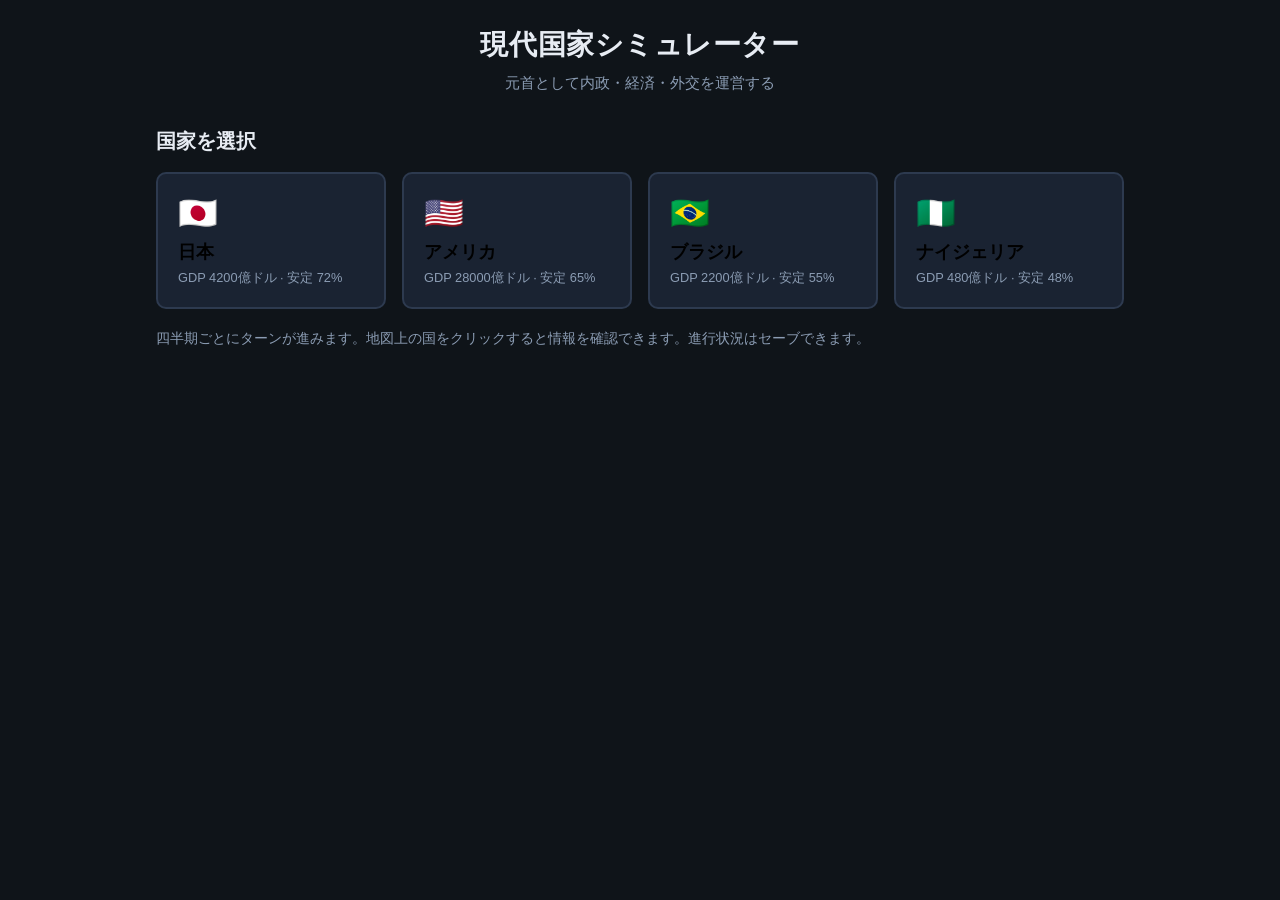
<file: index.html>
<!DOCTYPE html>
<html lang="ja">
<head>
  <meta charset="UTF-8">
  <meta name="viewport" content="width=device-width, initial-scale=1.0">
  <title>現代国家シミュレーター</title>
  <link rel="stylesheet" href="css/style.css">
</head>
<body>
  <div id="app">
    <header>
      <h1>現代国家シミュレーター</h1>
      <p class="subtitle">元首として内政・経済・外交を運営する</p>
    </header>

    <section id="screen-start" class="screen active">
      <div id="save-slots-start" class="save-section hidden"></div>
      <h2>国家を選択</h2>
      <div id="country-select" class="country-grid"></div>
      <p class="hint">四半期ごとにターンが進みます。地図上の国をクリックすると情報を確認できます。進行状況はセーブできます。</p>
    </section>

    <section id="screen-game" class="screen">
      <div class="top-bar">
        <div class="nation-info">
          <span id="player-flag" class="flag"></span>
          <strong id="player-name"></strong>
          <span id="turn-label" class="turn"></span>
        </div>
        <div class="top-actions">
          <button type="button" id="btn-save" class="btn">セーブ</button>
          <button type="button" id="btn-next-turn" class="btn primary">次の四半期へ</button>
        </div>
      </div>

      <article class="panel map-panel">
        <h3>世界地図</h3>
        <p class="panel-desc">ヴィクトリア3風の世界地図。国名をクリックして外交・貿易を確認。自国は金色、緑の点線は貿易ルートです。</p>
        <div class="map-wrap">
          <svg id="world-map" class="world-map" viewBox="0 0 360 180" role="img" aria-label="世界地図"></svg>
          <div id="map-tooltip" class="map-tooltip hidden"></div>
        </div>
        <div id="map-detail" class="map-detail"></div>
      </article>

      <div class="stats-grid" id="stats-grid"></div>

      <div class="panels">
        <article class="panel">
          <h3>内政・経済</h3>
          <div class="policy-row">
            <label>税率 <span id="tax-value"></span>%</label>
            <input type="range" id="tax-rate" min="5" max="45" step="1">
          </div>
          <div class="actions">
            <button type="button" class="btn" data-action="invest-industry">産業投資 (−50億)</button>
            <button type="button" class="btn" data-action="invest-welfare">福祉投資 (−40億)</button>
            <button type="button" class="btn" data-action="invest-infra">インフラ投資 (−35億)</button>
          </div>
        </article>

        <article class="panel">
          <h3>国際貿易</h3>
          <p class="panel-desc">貿易協定で輸出収入が増加します。日本↔アメリカは「太平洋貿易」としてボーナスあり（関係55から開始）。</p>
          <div id="trade-list" class="trade-list"></div>
        </article>

        <article class="panel">
          <h3>外交</h3>
          <div id="diplomacy-list" class="diplomacy-list"></div>
        </article>
      </div>

      <article class="panel log-panel">
        <h3>ニュース</h3>
        <ul id="event-log" class="event-log"></ul>
      </article>

      <div class="bottom-actions">
        <button type="button" id="btn-restart" class="btn ghost">ゲームをやり直す</button>
      </div>
    </section>

    <dialog id="save-dialog" class="save-dialog">
      <form method="dialog">
        <h3>セーブ / ロード</h3>
        <div id="save-slots-dialog" class="save-slots"></div>
        <div class="dialog-actions">
          <button type="button" id="btn-save-cancel" class="btn">閉じる</button>
        </div>
      </form>
    </dialog>

    <section id="screen-end" class="screen">
      <h2 id="end-title"></h2>
      <p id="end-message"></p>
      <button type="button" id="btn-play-again" class="btn primary">もう一度</button>
    </section>
  </div>

  <script src="js/world-map.js"></script>
  <script src="js/game.js"></script>
</body>
</html>
</file>
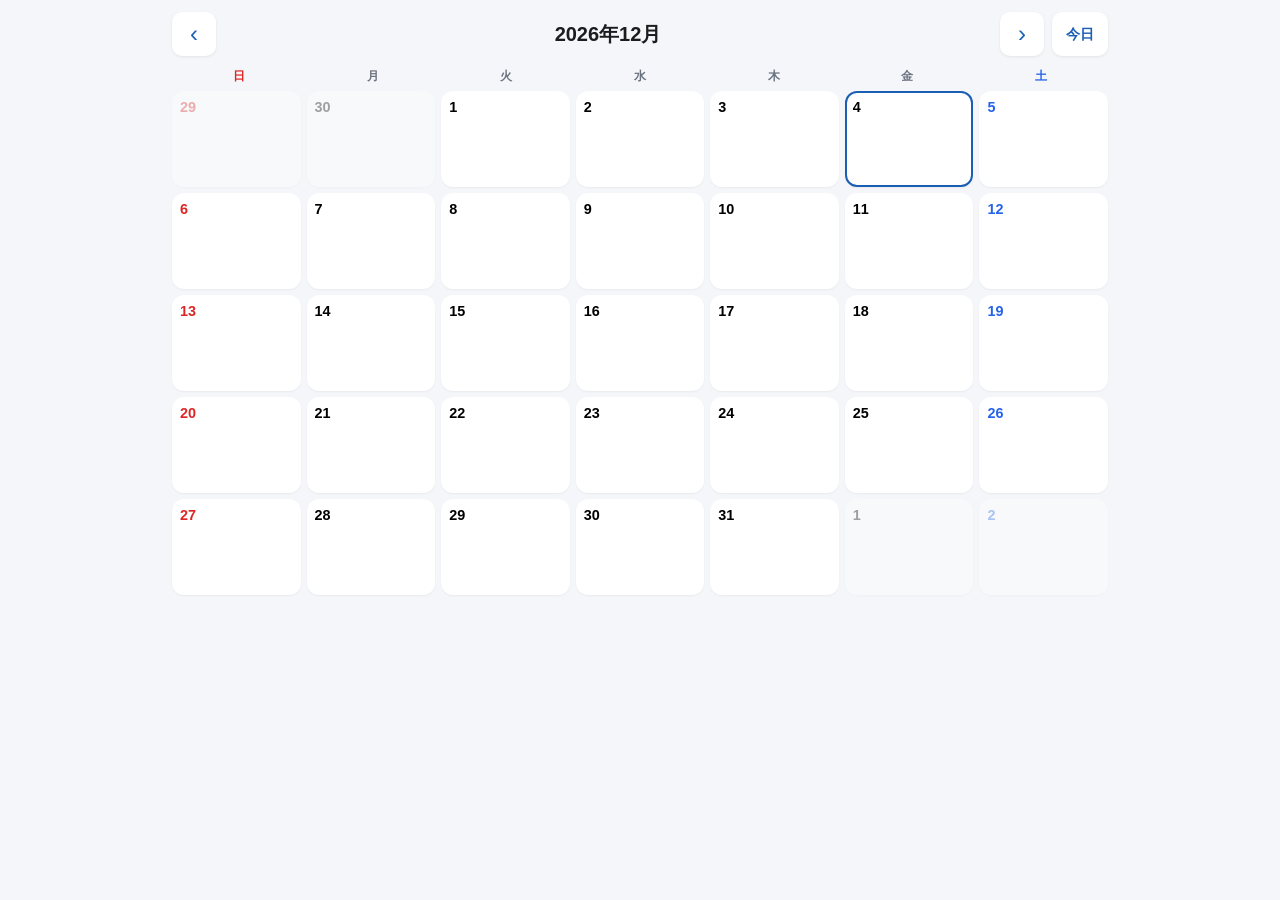
<file: calendar/index.html>
<!DOCTYPE html>
<html lang="ja">
<head>
  <meta charset="UTF-8" />
  <meta name="viewport" content="width=device-width, initial-scale=1, viewport-fit=cover" />
  <meta name="apple-mobile-web-app-capable" content="yes" />
  <meta name="apple-mobile-web-app-status-bar-style" content="default" />
  <meta name="apple-mobile-web-app-title" content="予定" />
  <meta name="theme-color" content="#1a5fb4" />
  <title>予定カレンダー</title>
  <link rel="manifest" href="manifest.json" />
  <link rel="apple-touch-icon" href="icon.svg" />
  <link rel="stylesheet" href="styles.css" />
</head>
<body>
  <div class="app">
    <header class="header">
      <button type="button" class="nav-btn" id="prevMonth" aria-label="前の月">‹</button>
      <h1 class="month-title" id="monthTitle"></h1>
      <button type="button" class="nav-btn" id="nextMonth" aria-label="次の月">›</button>
      <button type="button" class="today-btn" id="todayBtn">今日</button>
    </header>

    <div class="layout">
      <div class="calendar-pane">
        <div class="weekdays" aria-hidden="true">
          <span>日</span><span>月</span><span>火</span><span>水</span><span>木</span><span>金</span><span>土</span>
        </div>
        <div class="grid" id="calendarGrid" role="grid" aria-label="月間カレンダー"></div>
      </div>

      <section class="day-panel" id="dayPanel" hidden>
        <div class="day-panel-head">
          <h2 id="selectedDateLabel"></h2>
          <button type="button" class="text-btn" id="closePanel">閉じる</button>
        </div>
        <ul class="event-list" id="eventList"></ul>
        <form class="event-form" id="eventForm">
          <label class="field">
            <span>予定</span>
            <input type="text" id="eventTitle" placeholder="例：病院、会議" required maxlength="80" autocomplete="off" />
          </label>
          <label class="field">
            <span>時刻（任意）</span>
            <input type="time" id="eventTime" />
          </label>
          <label class="field">
            <span>色</span>
            <div class="color-row" id="colorPicker"></div>
          </label>
          <button type="submit" class="primary-btn">追加</button>
        </form>
      </section>
    </div>

    <p class="hint" id="hintMsg">日付をタップして予定を追加できます</p>
  </div>

  <script src="app.js"></script>
</body>
</html>
</file>
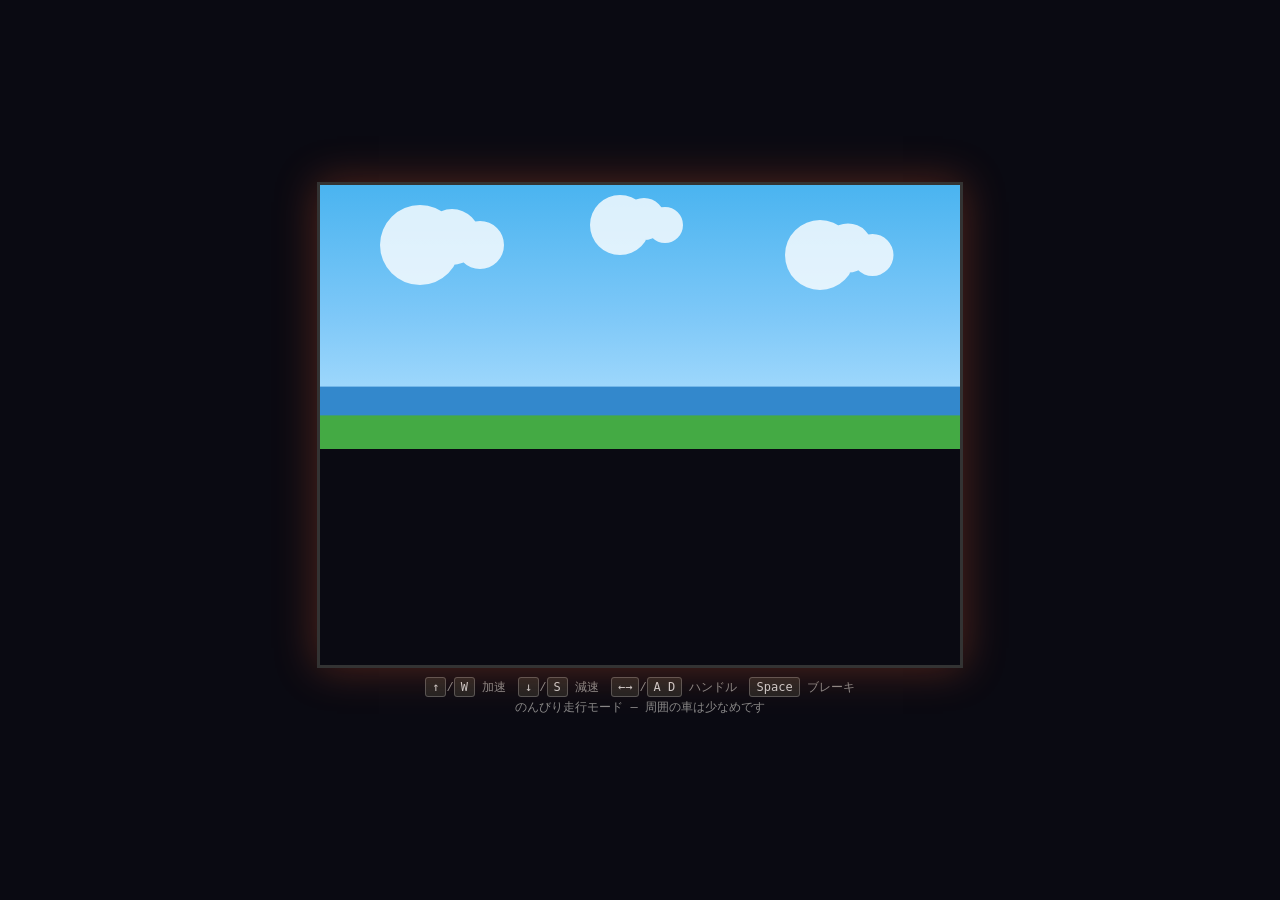
<file: outrun/index.html>
<!DOCTYPE html>
<html lang="ja">
<head>
  <meta charset="UTF-8">
  <meta name="viewport" content="width=device-width, initial-scale=1.0">
  <title>Sunset Drive — OutRun風レトロレース</title>
  <style>
    * { margin: 0; padding: 0; box-sizing: border-box; }
    body {
      background: #0a0a12;
      display: flex;
      flex-direction: column;
      align-items: center;
      justify-content: center;
      min-height: 100vh;
      font-family: "Courier New", monospace;
      color: #fff;
      overflow: hidden;
    }
    #wrap { position: relative; }
    canvas {
      display: block;
      image-rendering: pixelated;
      image-rendering: crisp-edges;
      border: 3px solid #333;
      box-shadow: 0 0 40px rgba(255,100,50,0.3);
      cursor: crosshair;
    }
    #help {
      margin-top: 10px;
      font-size: 12px;
      color: #888;
      text-align: center;
      line-height: 1.6;
    }
    #help kbd {
      background: #222;
      border: 1px solid #555;
      padding: 2px 6px;
      border-radius: 3px;
      color: #ccc;
    }
  </style>
</head>
<body>
  <div id="wrap">
    <canvas id="game" width="640" height="480"></canvas>
  </div>
  <div id="help">
    <kbd>↑</kbd>/<kbd>W</kbd> 加速　<kbd>↓</kbd>/<kbd>S</kbd> 減速　<kbd>←→</kbd>/<kbd>A D</kbd> ハンドル　<kbd>Space</kbd> ブレーキ<br>
    のんびり走行モード — 周囲の車は少なめです
  </div>

  <script>
    const canvas = document.getElementById("game");
    const ctx = canvas.getContext("2d");
    const W = canvas.width;
    const H = canvas.height;

    // ── constants ──────────────────────────────────────────
    const FPS = 60;
    const STEP = 1 / FPS;
    const SEG_LEN = 200;
    const ROAD_W = 2000;
    const LANES = 3;
    const FIELD = 12000;
    const CAM_H = 1000;
    const CAM_DEPTH = 0.84;
    const DRAW_DIST = 300;
    const MAX_SPEED = 6000;       // slow leisurely (~80 kph display)
    const ACCEL = 1200;
    const BRAKE = 3000;
    const DECEL = 400;
    const OFF_ROAD_DECEL = 2500;
    const OFF_ROAD_LIMIT = 3000;
    const CENTRIFUGAL = 0.0004;

    const COLORS = {
      sky: ["#4ab4f0", "#7ec8f8", "#b8e4ff"],
      grass: ["#2d8a2d", "#3aaa3a"],
      rumble: ["#cc3333", "#ffffff"],
      road: ["#666666", "#5a5a5a"],
      lane: "#ffffff",
    };

    // ── input ──────────────────────────────────────────────
    const keys = {};
    window.addEventListener("keydown", e => { keys[e.code] = true; e.preventDefault(); });
    window.addEventListener("keyup", e => { keys[e.code] = false; });

    // ── road segments ──────────────────────────────────────
    function easeIn(a, b, t) { return a + (b - a) * t * t; }
    function easeOut(a, b, t) { return a + (b - a) * (1 - (1 - t) * (1 - t)); }
    function easeInOut(a, b, t) {
      const p = t < 0.5 ? 2 * t * t : 1 - Math.pow(-2 * t + 2, 2) / 2;
      return a + (b - a) * p;
    }

    function addSegment(curve, y) {
      const n = segments.length;
      segments.push({ index: n, curve: curve || 0, y: y || 0, sprites: [] });
    }

    function addRoad(enter, hold, leave, curve, y) {
      const start = segments.length;
      const end = start + enter + hold + leave;
      for (let i = start; i < end; i++) {
        let c = 0, h = 0;
        if (i < start + enter) {
          const t = (i - start) / enter;
          c = easeIn(0, curve, t);
          h = easeIn(0, y, t);
        } else if (i < start + enter + hold) {
          c = curve;
          h = y;
        } else {
          const t = (i - (start + enter + hold)) / leave;
          c = easeOut(curve, 0, t);
          h = easeOut(y, 0, t);
        }
        addSegment(c, h);
      }
    }

    function addStraight(n) { addRoad(n, n, n, 0, 0); }
    function addCurve(n, curve, y) { addRoad(n, n, n, curve, y || 0); }

    function resetRoad() {
      segments.length = 0;
      addStraight(80);
      addCurve(60, 2, 0);
      addStraight(50);
      addCurve(60, -2, 0);
      addStraight(80);
      addCurve(40, 3, 800);
      addStraight(60);
      addCurve(40, -3, -800);
      addStraight(100);
      addCurve(50, 1.5, 0);
      addStraight(120);
      addCurve(50, -1.5, 0);
      addStraight(200);

      // palm trees along road
      for (let n = 20; n < segments.length - 20; n += 6) {
        if (n % 12 === 0) {
          segments[n].sprites.push({ type: "palm", offset: -1.4 });
          segments[n].sprites.push({ type: "palm", offset: 1.4 });
        }
        if (n % 8 === 0) {
          segments[n].sprites.push({ type: "crowd", offset: -1.8 });
          segments[n].sprites.push({ type: "crowd", offset: 1.8 });
        }
      }

      trackLen = segments.length * SEG_LEN;
    }

    const segments = [];
    let trackLen = 0;
    resetRoad();

    // ── minimal traffic ────────────────────────────────────
    const traffic = [
      { offset: 0.3, speed: 3500, type: "car", color: "#4488cc", z: 8000 },
      { offset: -0.2, speed: 2800, type: "bike", color: "#ffcc00", z: 25000 },
    ];

    // ── player state ───────────────────────────────────────
    const player = {
      x: 0, z: 0, speed: 0,
      gear: 1,
    };

    let position = 0;
    let playerX = 0;
    let speed = 0;
    let chrono = 0;
    let record = 49.1;
    let stage = 1;
    let gameTime = 60;
    let startTime = performance.now();

    // ── projection ─────────────────────────────────────────
    function project(p, cameraX, cameraY, cameraZ, cameraDepth, width, height, roadW) {
      p.camera.x = (p.world.x || 0) - cameraX;
      p.camera.y = (p.world.y || 0) - cameraY;
      p.camera.z = (p.world.z || 0) - cameraZ;
      p.screen.scale = cameraDepth / p.camera.z;
      p.screen.x = Math.round(width / 2 + (p.screen.scale * p.camera.x * width / 2));
      p.screen.y = Math.round(height / 2 - (p.screen.scale * p.camera.y * height / 2));
      p.screen.w = Math.round((p.screen.scale * roadW * width / 2));
    }

    function resetSegment(seg) {
      seg.p1.world = { x: 0, y: seg.y, z: seg.index * SEG_LEN };
      seg.p2.world = { x: 0, y: seg.y, z: (seg.index + 1) * SEG_LEN };
      seg.p1.camera = {}; seg.p1.screen = {};
      seg.p2.camera = {}; seg.p2.screen = {};
    }

    // ── drawing helpers ────────────────────────────────────
    function drawPolygon(x1, y1, x2, y2, x3, y3, x4, y4, color) {
      ctx.fillStyle = color;
      ctx.beginPath();
      ctx.moveTo(x1, y1); ctx.lineTo(x2, y2);
      ctx.lineTo(x3, y3); ctx.lineTo(x4, y4);
      ctx.closePath();
      ctx.fill();
    }

    function drawSegment(seg, colorGrass, colorRoad, colorRumble) {
      const x1 = seg.p1.screen.x, y1 = seg.p1.screen.y;
      const x2 = seg.p2.screen.x, y2 = seg.p2.screen.y;
      const w1 = seg.p1.screen.w, w2 = seg.p2.screen.w;

      const l1 = x1 - w1, r1 = x1 + w1;
      const l2 = x2 - w2, r2 = x2 + w2;

      // grass
      drawPolygon(0, y2, W, y2, W, y1, 0, y1, colorGrass);
      // rumble
      drawPolygon(l1 - w1 * 0.1, y1, l1, y1, l2, y2, l2 - w2 * 0.1, y2, colorRumble);
      drawPolygon(r1, y1, r1 + w1 * 0.1, y1, r2 + w2 * 0.1, y2, r2, y2, colorRumble);
      // road
      drawPolygon(l1, y1, r1, y1, r2, y2, l2, y2, colorRoad);
      // lane
      if (seg.color === undefined || seg.color === 1) {
        const laneW1 = w1 * 0.02, laneW2 = w2 * 0.02;
        const lanex1 = x1 - w1 / 3, lanex2 = x2 - w2 / 3;
        drawPolygon(lanex1 - laneW1, y1, lanex1 + laneW1, y1, lanex2 + laneW2, y2, lanex2 - laneW2, y2, COLORS.lane);
        const lanex1b = x1 + w1 / 3, lanex2b = x2 + w2 / 3;
        drawPolygon(lanex1b - laneW1, y1, lanex1b + laneW1, y1, lanex2b + laneW2, y2, lanex2b - laneW2, y2, COLORS.lane);
      }
    }

    function drawPalm(x, y, scale) {
      const s = scale * W;
      if (s < 4) return;
      // trunk
      ctx.fillStyle = "#8B5A2B";
      ctx.fillRect(x - s * 0.03, y - s * 0.5, s * 0.06, s * 0.5);
      // leaves
      ctx.fillStyle = "#2d8a2d";
      for (let i = 0; i < 6; i++) {
        const a = (i / 6) * Math.PI * 2;
        ctx.beginPath();
        ctx.ellipse(x + Math.cos(a) * s * 0.15, y - s * 0.5 + Math.sin(a) * s * 0.05,
          s * 0.2, s * 0.06, a, 0, Math.PI * 2);
        ctx.fill();
      }
    }

    function drawCrowd(x, y, scale) {
      const s = scale * W;
      if (s < 3) return;
      const colors = ["#ff4444", "#44ff44", "#4444ff", "#ffff44", "#ff44ff", "#ffffff"];
      for (let i = 0; i < 8; i++) {
        ctx.fillStyle = colors[i % colors.length];
        const px = x + (i - 4) * s * 0.06;
        ctx.fillRect(px, y - s * 0.12, s * 0.04, s * 0.12);
        ctx.fillStyle = "#ffcc99";
        ctx.fillRect(px, y - s * 0.16, s * 0.04, s * 0.04);
      }
    }

    function drawTrafficSprite(x, y, scale, type, color) {
      const s = scale * W;
      if (s < 6) return;
      if (type === "bike") {
        ctx.fillStyle = color;
        ctx.fillRect(x - s * 0.04, y - s * 0.2, s * 0.08, s * 0.15);
        ctx.fillStyle = "#333";
        ctx.beginPath();
        ctx.arc(x - s * 0.05, y - s * 0.05, s * 0.05, 0, Math.PI * 2);
        ctx.arc(x + s * 0.05, y - s * 0.05, s * 0.05, 0, Math.PI * 2);
        ctx.fill();
      } else {
        ctx.fillStyle = color;
        ctx.fillRect(x - s * 0.1, y - s * 0.18, s * 0.2, s * 0.14);
        ctx.fillStyle = "#88ccff";
        ctx.fillRect(x - s * 0.08, y - s * 0.22, s * 0.16, s * 0.05);
        ctx.fillStyle = "#222";
        ctx.fillRect(x - s * 0.11, y - s * 0.06, s * 0.04, s * 0.04);
        ctx.fillRect(x + s * 0.07, y - s * 0.06, s * 0.04, s * 0.04);
      }
    }

    function drawPlayerCar() {
      const cx = W / 2;
      const cy = H - 90;
      const s = 1.0;

      // shadow
      ctx.fillStyle = "rgba(0,0,0,0.3)";
      ctx.beginPath();
      ctx.ellipse(cx, cy + 30, 55, 12, 0, 0, Math.PI * 2);
      ctx.fill();

      // body - red convertible
      ctx.fillStyle = "#cc2222";
      ctx.beginPath();
      ctx.moveTo(cx - 50, cy + 10);
      ctx.lineTo(cx - 45, cy - 20);
      ctx.lineTo(cx - 20, cy - 35);
      ctx.lineTo(cx + 20, cy - 35);
      ctx.lineTo(cx + 45, cy - 20);
      ctx.lineTo(cx + 50, cy + 10);
      ctx.closePath();
      ctx.fill();

      // windshield
      ctx.fillStyle = "#6699cc";
      ctx.fillRect(cx - 18, cy - 32, 36, 14);

      // driver heads
      ctx.fillStyle = "#ffcc99";
      ctx.fillRect(cx - 12, cy - 28, 10, 10);
      ctx.fillStyle = "#ffdd55";
      ctx.fillRect(cx + 4, cy - 28, 10, 10);

      // wheels
      ctx.fillStyle = "#222";
      ctx.fillRect(cx - 48, cy + 2, 14, 10);
      ctx.fillRect(cx + 34, cy + 2, 14, 10);

      // exhaust flame when accelerating
      if (keys["ArrowUp"] || keys["KeyW"]) {
        ctx.fillStyle = "#ff8800";
        ctx.beginPath();
        ctx.moveTo(cx, cy + 12);
        ctx.lineTo(cx - 6, cy + 28);
        ctx.lineTo(cx + 6, cy + 28);
        ctx.closePath();
        ctx.fill();
        ctx.fillStyle = "#ffcc00";
        ctx.beginPath();
        ctx.moveTo(cx, cy + 12);
        ctx.lineTo(cx - 3, cy + 22);
        ctx.lineTo(cx + 3, cy + 22);
        ctx.closePath();
        ctx.fill();
      }
    }

    // ── HUD ────────────────────────────────────────────────
    function drawHUD() {
      const kph = Math.round(speed / 75);
      const rpm = Math.min(10, Math.round(speed / 600));
      const gear = speed < 500 ? 1 : speed < 2000 ? 2 : speed < 4000 ? 3 : 4;
      const elapsed = (performance.now() - startTime) / 1000;
      const mins = Math.floor(elapsed / 60);
      const secs = Math.floor(elapsed % 60);
      const ms = Math.floor((elapsed % 1) * 1000);
      const timeLeft = Math.max(0, gameTime - Math.floor(elapsed));

      // top bar background
      ctx.fillStyle = "rgba(0,0,0,0.5)";
      ctx.fillRect(0, 0, W, 28);

      // POS
      ctx.fillStyle = "#fff";
      ctx.font = "bold 14px Courier New";
      ctx.textAlign = "left";
      ctx.fillText("POS 1 / 1", 10, 19);

      // TIME
      ctx.textAlign = "center";
      ctx.fillText(`TIME ${timeLeft}`, W / 2, 19);

      // CHRONO / RECORD
      ctx.textAlign = "right";
      ctx.font = "12px Courier New";
      ctx.fillText(`CHRONO ${String(mins).padStart(2,"0")}:${String(secs).padStart(2,"0")}:${String(ms).padStart(3,"0")}`, W - 10, 14);
      ctx.fillText(`RECORD 00:${String(Math.floor(record)).padStart(2,"0")}:${String(Math.floor((record%1)*1000)).padStart(3,"0")}`, W - 10, 26);

      // progress bar
      const prog = (position % trackLen) / trackLen;
      ctx.fillStyle = "#333";
      ctx.fillRect(60, 32, W - 120, 8);
      ctx.fillStyle = "#ff4444";
      ctx.fillRect(60, 32, (W - 120) * prog, 8);
      ctx.fillStyle = "#fff";
      ctx.font = "10px Courier New";
      ctx.textAlign = "left";
      ctx.fillText("S", 48, 40);
      ctx.textAlign = "right";
      ctx.fillText("G", W - 48, 40);
      // arrow on progress
      ctx.fillStyle = "#000";
      ctx.beginPath();
      ctx.moveTo(60 + (W - 120) * prog, 28);
      ctx.lineTo(60 + (W - 120) * prog - 4, 34);
      ctx.lineTo(60 + (W - 120) * prog + 4, 34);
      ctx.closePath();
      ctx.fill();

      // dashboard area
      ctx.fillStyle = "rgba(0,0,0,0.6)";
      ctx.fillRect(0, H - 70, W, 70);

      // speedometer
      drawGauge(80, H - 35, 50, kph, 340, "KPH");
      drawGauge(180, H - 35, 40, rpm, 10, "x1000", true);
      drawGauge(260, H - 35, 30, 80, 120, "TEMP");

      // gear
      ctx.fillStyle = "#0f0";
      ctx.font = "bold 28px Courier New";
      ctx.textAlign = "center";
      ctx.fillText(String(gear), 330, H - 25);

      // stage + bars
      ctx.fillStyle = "#fff";
      ctx.font = "bold 14px Courier New";
      ctx.textAlign = "right";
      ctx.fillText(`STAGE ${stage}`, W - 20, H - 50);
      for (let i = 0; i < 4; i++) {
        ctx.fillStyle = i < 3 ? "#44cc44" : "#226622";
        ctx.fillRect(W - 100 + i * 22, H - 35, 18, 20);
      }
    }

    function drawGauge(cx, cy, r, value, max, label, isRpm) {
      ctx.strokeStyle = "#888";
      ctx.lineWidth = 2;
      ctx.beginPath();
      ctx.arc(cx, cy, r, Math.PI * 0.75, Math.PI * 2.25);
      ctx.stroke();

      const angle = Math.PI * 0.75 + (Math.min(value, max) / max) * Math.PI * 1.5;
      ctx.strokeStyle = isRpm ? "#ff4444" : "#44ff44";
      ctx.lineWidth = 2;
      ctx.beginPath();
      ctx.moveTo(cx, cy);
      ctx.lineTo(cx + Math.cos(angle) * (r - 5), cy + Math.sin(angle) * (r - 5));
      ctx.stroke();

      ctx.fillStyle = "#fff";
      ctx.font = "9px Courier New";
      ctx.textAlign = "center";
      ctx.fillText(label, cx, cy + r + 12);
      if (!isRpm && label === "KPH") {
        ctx.font = "bold 11px Courier New";
        ctx.fillText(String(value), cx, cy + 4);
      }
    }

    // ── sky & background ───────────────────────────────────
    function drawBackground() {
      const grad = ctx.createLinearGradient(0, 0, 0, H * 0.55);
      grad.addColorStop(0, COLORS.sky[0]);
      grad.addColorStop(0.5, COLORS.sky[1]);
      grad.addColorStop(1, COLORS.sky[2]);
      ctx.fillStyle = grad;
      ctx.fillRect(0, 0, W, H * 0.55);

      // clouds
      ctx.fillStyle = "rgba(255,255,255,0.8)";
      [[100, 60, 40], [300, 40, 30], [500, 70, 35]].forEach(([x, y, s]) => {
        ctx.beginPath();
        ctx.arc(x, y, s, 0, Math.PI * 2);
        ctx.arc(x + s * 0.8, y - s * 0.2, s * 0.7, 0, Math.PI * 2);
        ctx.arc(x + s * 1.5, y, s * 0.6, 0, Math.PI * 2);
        ctx.fill();
      });

      // ocean horizon
      ctx.fillStyle = "#3388cc";
      ctx.fillRect(0, H * 0.42, W, H * 0.08);
      ctx.fillStyle = "#44aa44";
      ctx.fillRect(0, H * 0.48, W, H * 0.07);
    }

    // ── update ─────────────────────────────────────────────
    function update(dt) {
      const dx = dt * 4;
      const accel = keys["ArrowUp"] || keys["KeyW"];
      const brake = keys["ArrowDown"] || keys["KeyS"] || keys["Space"];
      const left = keys["ArrowLeft"] || keys["KeyA"];
      const right = keys["ArrowRight"] || keys["KeyD"];

      const playerSegment = segments[Math.floor(position / SEG_LEN) % segments.length];
      const speedPercent = speed / MAX_SPEED;
      const dx_curve = dx * speedPercent * playerSegment.curve * CENTRIFUGAL;

      playerX -= dx_curve;
      if (left) playerX -= dx * 2;
      if (right) playerX += dx * 2;

      if (accel) speed = Math.min(speed + ACCEL * dt, MAX_SPEED);
      else if (brake) speed = Math.max(speed - BRAKE * dt, 0);
      else speed = Math.max(speed - DECEL * dt, 0);

      const off = ROAD_W / 2 * 0.9;
      if (playerX < -off || playerX > off) {
        speed = Math.max(speed - OFF_ROAD_DECEL * dt, OFF_ROAD_LIMIT);
      }

      position = (position + speed * dt) % trackLen;

      // traffic moves
      traffic.forEach(t => {
        t.z += t.speed * dt;
        if (t.z > trackLen) t.z -= trackLen;
      });
    }

    function findSegment(z) {
      return segments[Math.floor(z / SEG_LEN) % segments.length];
    }

    function segmentX(segIdx) {
      let x = 0, dx = 0;
      for (let i = 0; i < segIdx; i++) {
        x += dx;
        dx += segments[i % segments.length].curve;
      }
      return x;
    }

    // ── render ─────────────────────────────────────────────
    function render() {
      drawBackground();

      const baseSeg = Math.floor(position / SEG_LEN);
      const camH = CAM_H + findSegment(position).y;
      let maxY = H;

      // precompute world positions for visible segments
      const visible = [];
      for (let n = 0; n < DRAW_DIST; n++) {
        const segIdx = (baseSeg + n) % segments.length;
        const seg = segments[segIdx];
        const looped = segIdx < baseSeg;
        const z = n * SEG_LEN;
        const worldZ = (seg.index + 1) * SEG_LEN;
        const worldX = segmentX(seg.index + 1);

        resetSegment(seg);
        seg.p1.world = { x: segmentX(seg.index), y: seg.y, z: seg.index * SEG_LEN };
        seg.p2.world = { x: worldX, y: seg.y, z: worldZ };
        seg.color = Math.floor(seg.index / 3) % 2;

        const camZ = position - (looped ? trackLen : 0);
        project(seg.p1, playerX * ROAD_W, camH, camZ, CAM_DEPTH, W, H, ROAD_W);
        project(seg.p2, playerX * ROAD_W, camH, camZ, CAM_DEPTH, W, H, ROAD_W);
        visible.push({ seg, segIdx, looped, camZ, n });
      }

      for (const v of visible) {
        const { seg } = v;
        if (seg.p1.camera.z <= CAM_DEPTH) continue;
        if (seg.p2.screen.y >= maxY) continue;
        drawSegment(seg, COLORS.grass[seg.color], COLORS.road[seg.color], COLORS.rumble[seg.color]);
        maxY = seg.p2.screen.y;
      }

      // sprites (back to front)
      for (let i = visible.length - 1; i >= 0; i--) {
        const { seg, camZ } = visible[i];
        const roadX = seg.p1.world.x;

        seg.sprites.forEach(sp => {
          const p = { world: { x: roadX + sp.offset * ROAD_W, y: seg.y, z: seg.index * SEG_LEN }, camera: {}, screen: {} };
          project(p, playerX * ROAD_W, camH, camZ, CAM_DEPTH, W, H, ROAD_W);
          if (p.camera.z <= CAM_DEPTH) return;
          if (sp.type === "palm") drawPalm(p.screen.x, p.screen.y, p.screen.scale);
          else if (sp.type === "crowd") drawCrowd(p.screen.x, p.screen.y, p.screen.scale);
        });

        traffic.forEach(t => {
          const tSeg = Math.floor(t.z / SEG_LEN) % segments.length;
          if (tSeg !== seg.index) return;
          const tx = segmentX(tSeg) + t.offset * ROAD_W * 0.5;
          const p = { world: { x: tx, y: 0, z: t.z }, camera: {}, screen: {} };
          project(p, playerX * ROAD_W, camH, camZ, CAM_DEPTH, W, H, ROAD_W);
          if (p.camera.z <= CAM_DEPTH) return;
          drawTrafficSprite(p.screen.x, p.screen.y, p.screen.scale, t.type, t.color);
        });
      }

      drawPlayerCar();
      drawHUD();
    }

    // ── game loop ──────────────────────────────────────────
    let last = performance.now();
    function frame(now) {
      const dt = Math.min((now - last) / 1000, 0.05);
      last = now;
      update(dt);
      render();
      requestAnimationFrame(frame);
    }
    requestAnimationFrame(frame);
  </script>
</body>
</html>
</file>
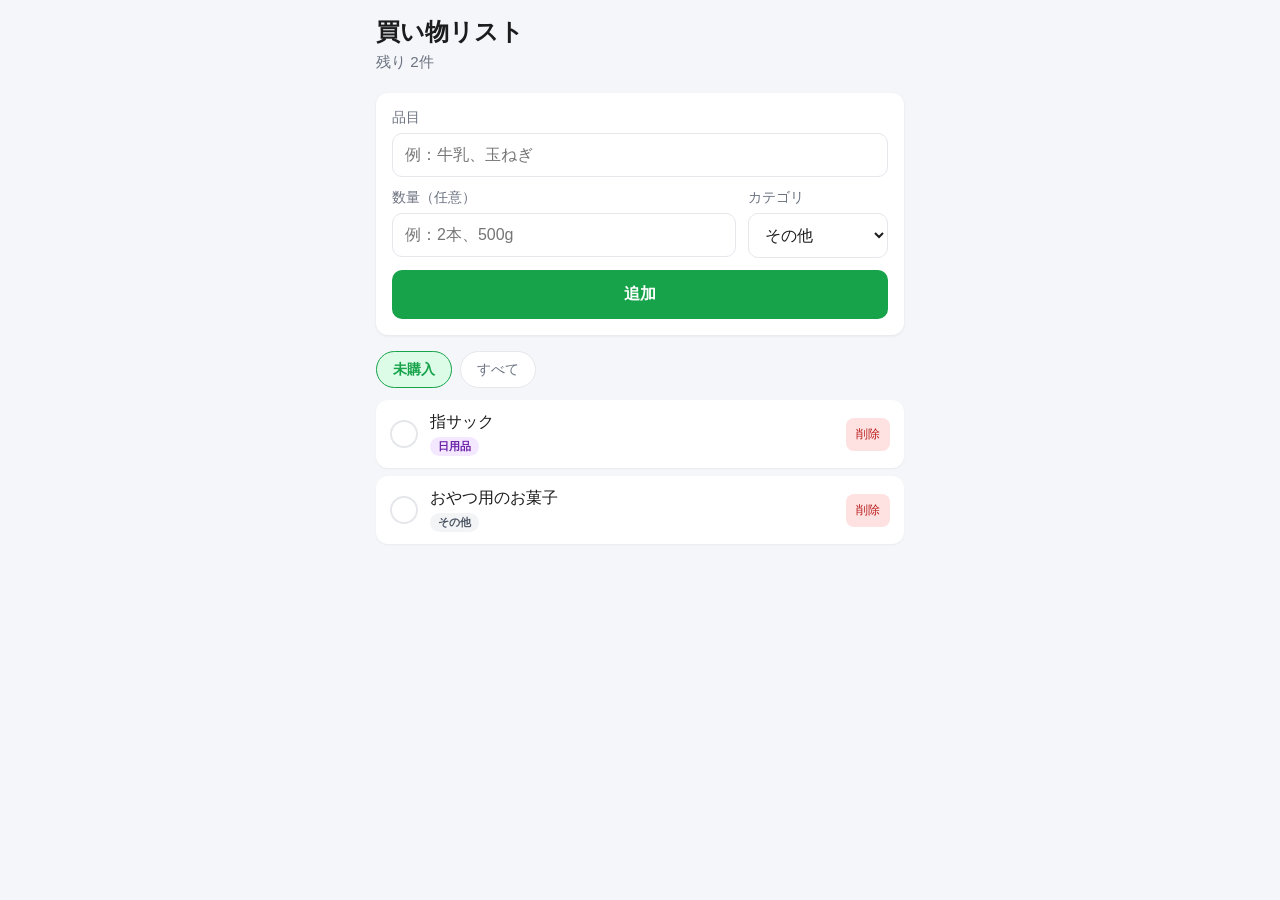
<file: shopping-list/index.html>
<!DOCTYPE html>
<html lang="ja">
<head>
  <meta charset="UTF-8" />
  <meta name="viewport" content="width=device-width, initial-scale=1, viewport-fit=cover" />
  <meta name="apple-mobile-web-app-capable" content="yes" />
  <meta name="apple-mobile-web-app-status-bar-style" content="default" />
  <meta name="theme-color" content="#16a34a" />
  <title>買い物リスト</title>
  <link rel="manifest" href="manifest.json" />
  <link rel="apple-touch-icon" href="icon.svg" />
  <link rel="stylesheet" href="styles.css" />
</head>
<body>
  <div class="app">
    <header class="header">
      <h1 class="title">買い物リスト</h1>
      <p class="subtitle" id="itemCount">0件</p>
    </header>

    <form class="add-form" id="addForm">
      <label class="field">
        <span>品目</span>
        <input type="text" id="itemName" placeholder="例：牛乳、玉ねぎ" required maxlength="60" autocomplete="off" />
      </label>
      <div class="form-row">
        <label class="field field-grow">
          <span>数量（任意）</span>
          <input type="text" id="itemQty" placeholder="例：2本、500g" maxlength="20" autocomplete="off" />
        </label>
        <label class="field field-category">
          <span>カテゴリ</span>
          <select id="itemCategory">
            <option value="other">その他</option>
            <option value="produce">野菜・果物</option>
            <option value="meat">肉・魚</option>
            <option value="dairy">乳製品</option>
            <option value="pantry">調味料・乾物</option>
            <option value="daily">日用品</option>
          </select>
        </label>
      </div>
      <button type="submit" class="primary-btn">追加</button>
    </form>

    <div class="toolbar">
      <button type="button" class="filter-btn active" data-filter="active" id="filterActive">未購入</button>
      <button type="button" class="filter-btn" data-filter="all" id="filterAll">すべて</button>
      <button type="button" class="text-btn" id="clearDone" hidden>購入済みを削除</button>
    </div>

    <ul class="item-list" id="itemList" aria-label="買い物リスト"></ul>

    <p class="empty-msg" id="emptyMsg" hidden>リストは空です。上のフォームから追加してください。</p>
  </div>

  <script src="app.js"></script>
</body>
</html>
</file>
<file: css/style.css>
:root {
  --bg: #0f1419;
  --surface: #1a2332;
  --surface2: #243044;
  --text: #e7ecf3;
  --muted: #8b9cb3;
  --accent: #3d8bfd;
  --accent-hover: #5a9dff;
  --good: #3ecf8e;
  --warn: #f0b429;
  --bad: #f56565;
  --border: #2d3a4f;
  --radius: 10px;
  --font: "Segoe UI", "Hiragino Sans", "Noto Sans JP", sans-serif;
}

* {
  box-sizing: border-box;
  margin: 0;
  padding: 0;
}

.hidden {
  display: none !important;
}

body {
  font-family: var(--font);
  background: var(--bg);
  color: var(--text);
  line-height: 1.5;
  min-height: 100vh;
}

#app {
  max-width: 1000px;
  margin: 0 auto;
  padding: 1.5rem 1rem 3rem;
}

header {
  text-align: center;
  margin-bottom: 2rem;
}

header h1 {
  font-size: 1.75rem;
  font-weight: 700;
  letter-spacing: 0.02em;
}

.subtitle {
  color: var(--muted);
  font-size: 0.95rem;
  margin-top: 0.35rem;
}

.screen {
  display: none;
}

.screen.active {
  display: block;
}

h2 {
  font-size: 1.25rem;
  margin-bottom: 1rem;
}

.hint {
  color: var(--muted);
  font-size: 0.85rem;
  margin-top: 1.25rem;
}

.country-grid {
  display: grid;
  grid-template-columns: repeat(auto-fit, minmax(200px, 1fr));
  gap: 1rem;
}

.country-card {
  background: var(--surface);
  border: 2px solid var(--border);
  border-radius: var(--radius);
  padding: 1.25rem;
  cursor: pointer;
  transition: border-color 0.15s, transform 0.15s;
  text-align: left;
}

.country-card:hover {
  border-color: var(--accent);
  transform: translateY(-2px);
}

.country-card .flag {
  font-size: 2rem;
  display: block;
  margin-bottom: 0.5rem;
}

.country-card h3 {
  font-size: 1.1rem;
  margin-bottom: 0.35rem;
}

.country-card p {
  font-size: 0.8rem;
  color: var(--muted);
}

.top-bar {
  display: flex;
  flex-wrap: wrap;
  align-items: center;
  justify-content: space-between;
  gap: 1rem;
  margin-bottom: 1.25rem;
}

.top-actions {
  display: flex;
  gap: 0.5rem;
  flex-wrap: wrap;
}

.save-section {
  margin-bottom: 1.5rem;
}

.save-section.hidden:empty {
  display: none;
}

.save-section h3 {
  font-size: 0.9rem;
  color: var(--muted);
  margin-bottom: 0.65rem;
  text-transform: uppercase;
  letter-spacing: 0.05em;
}

.save-slots {
  display: flex;
  flex-direction: column;
  gap: 0.5rem;
}

.save-slot {
  display: flex;
  flex-wrap: wrap;
  align-items: center;
  justify-content: space-between;
  gap: 0.5rem;
  padding: 0.75rem 1rem;
  background: var(--surface);
  border: 1px solid var(--border);
  border-radius: var(--radius);
}

.save-slot .meta {
  flex: 1;
  min-width: 180px;
  font-size: 0.85rem;
}

.save-slot .meta strong {
  display: block;
  font-size: 0.95rem;
  margin-bottom: 0.15rem;
}

.save-slot .meta span {
  color: var(--muted);
}

.save-slot .slot-actions {
  display: flex;
  gap: 0.35rem;
  flex-wrap: wrap;
}

.map-panel {
  margin-bottom: 1.25rem;
}

.map-wrap {
  position: relative;
  background: #1a3048;
  border-radius: 8px;
  overflow: hidden;
  border: 1px solid var(--border);
  box-shadow: inset 0 0 40px rgba(0, 0, 0, 0.25);
}

.world-map {
  display: block;
  width: 100%;
  height: auto;
  min-height: 280px;
  aspect-ratio: 2 / 1;
}

.world-map .grid-line {
  stroke: rgba(255, 255, 255, 0.12);
  stroke-width: 0.4;
  pointer-events: none;
}

.world-map .land {
  fill: url(#landGrad);
  stroke: #8b7355;
  stroke-width: 0.6;
  stroke-linejoin: round;
}

.world-map .ocean-label {
  font-size: 9px;
  fill: rgba(255, 255, 255, 0.35);
  font-family: Georgia, "Times New Roman", serif;
  font-style: italic;
  pointer-events: none;
  text-anchor: middle;
}

.world-map .trade-line {
  stroke: #5dd39e;
  stroke-width: 1.4;
  stroke-dasharray: 5 4;
  opacity: 0.85;
  pointer-events: none;
}

.world-map .nation-marker {
  cursor: pointer;
}

.world-map .marker-dot {
  stroke: #2a2218;
  stroke-width: 1.2;
  transition: r 0.15s;
}

.world-map .nation-marker:hover .marker-dot {
  r: 7;
  filter: brightness(1.15);
}

.world-map .nation-marker.player .marker-dot {
  stroke: #fff8e0;
  stroke-width: 2;
  filter: drop-shadow(0 0 3px rgba(230, 180, 34, 0.8));
}

.world-map .nation-marker.selected .marker-dot {
  stroke: #fff;
  stroke-width: 2.5;
}

.world-map .nation-flag {
  font-size: 8px;
  pointer-events: none;
}

.world-map .nation-name {
  font-size: 6px;
  fill: #1a1510;
  font-weight: 600;
  pointer-events: none;
  font-family: var(--font);
}

.world-map .nation-marker.player .nation-name {
  fill: #5c4a10;
  font-size: 7px;
}

.map-tooltip {
  position: absolute;
  bottom: 0.5rem;
  left: 50%;
  transform: translateX(-50%);
  background: rgba(15, 20, 25, 0.92);
  border: 1px solid var(--border);
  padding: 0.4rem 0.75rem;
  border-radius: 6px;
  font-size: 0.8rem;
  pointer-events: none;
  white-space: nowrap;
}

.map-tooltip.hidden {
  display: none;
}

.map-detail {
  margin-top: 0.75rem;
  font-size: 0.85rem;
  color: var(--muted);
  min-height: 2.5rem;
}

.map-detail strong {
  color: var(--text);
}

.save-dialog {
  border: 1px solid var(--border);
  border-radius: var(--radius);
  background: var(--surface);
  color: var(--text);
  padding: 0;
  max-width: 420px;
  width: calc(100% - 2rem);
}

.save-dialog::backdrop {
  background: rgba(0, 0, 0, 0.6);
}

.save-dialog form {
  padding: 1.25rem;
}

.save-dialog h3 {
  margin-bottom: 1rem;
  font-size: 1rem;
}

.dialog-actions {
  margin-top: 1rem;
  text-align: right;
}

.bottom-actions {
  margin-top: 1rem;
}

.nation-info {
  display: flex;
  align-items: center;
  gap: 0.5rem;
  font-size: 1.1rem;
}

.flag {
  font-size: 1.5rem;
}

.turn {
  color: var(--muted);
  font-size: 0.9rem;
  font-weight: normal;
  margin-left: 0.5rem;
}

.stats-grid {
  display: grid;
  grid-template-columns: repeat(auto-fit, minmax(130px, 1fr));
  gap: 0.75rem;
  margin-bottom: 1.25rem;
}

.stat-card {
  background: var(--surface);
  border-radius: var(--radius);
  padding: 0.85rem 1rem;
  border: 1px solid var(--border);
}

.stat-card .label {
  font-size: 0.75rem;
  color: var(--muted);
  text-transform: uppercase;
  letter-spacing: 0.04em;
}

.stat-card .value {
  font-size: 1.35rem;
  font-weight: 600;
  margin-top: 0.15rem;
}

.stat-card .value.good { color: var(--good); }
.stat-card .value.warn { color: var(--warn); }
.stat-card .value.bad { color: var(--bad); }

.panels {
  display: grid;
  gap: 1rem;
}

@media (min-width: 700px) {
  .panels {
    grid-template-columns: 1fr 1fr;
  }
  .log-panel {
    grid-column: 1 / -1;
  }
}

.panel {
  background: var(--surface);
  border: 1px solid var(--border);
  border-radius: var(--radius);
  padding: 1rem 1.15rem;
}

.panel h3 {
  font-size: 0.95rem;
  margin-bottom: 0.75rem;
  color: var(--muted);
  text-transform: uppercase;
  letter-spacing: 0.05em;
}

.panel-desc {
  font-size: 0.8rem;
  color: var(--muted);
  margin-bottom: 0.75rem;
}

.policy-row {
  margin-bottom: 1rem;
}

.policy-row label {
  display: flex;
  justify-content: space-between;
  font-size: 0.9rem;
  margin-bottom: 0.4rem;
}

input[type="range"] {
  width: 100%;
  accent-color: var(--accent);
}

.actions {
  display: flex;
  flex-direction: column;
  gap: 0.5rem;
}

.btn {
  font-family: inherit;
  font-size: 0.85rem;
  padding: 0.55rem 1rem;
  border-radius: 8px;
  border: 1px solid var(--border);
  background: var(--surface2);
  color: var(--text);
  cursor: pointer;
  transition: background 0.15s, border-color 0.15s;
}

.btn:hover:not(:disabled) {
  background: #2f4058;
  border-color: var(--accent);
}

.btn:disabled {
  opacity: 0.45;
  cursor: not-allowed;
}

.btn.primary {
  background: var(--accent);
  border-color: var(--accent);
  color: #fff;
  font-weight: 600;
}

.btn.primary:hover:not(:disabled) {
  background: var(--accent-hover);
}

.btn.ghost {
  background: transparent;
  margin-top: 1rem;
  width: 100%;
}

.trade-list,
.diplomacy-list {
  display: flex;
  flex-direction: column;
  gap: 0.65rem;
}

.nation-row {
  display: flex;
  flex-wrap: wrap;
  align-items: center;
  justify-content: space-between;
  gap: 0.5rem;
  padding: 0.5rem 0;
  border-bottom: 1px solid var(--border);
}

.nation-row:last-child {
  border-bottom: none;
}

.nation-row .name {
  font-weight: 500;
  min-width: 100px;
}

.relation-bar {
  flex: 1;
  min-width: 80px;
  height: 6px;
  background: var(--surface2);
  border-radius: 3px;
  overflow: hidden;
}

.relation-fill {
  height: 100%;
  border-radius: 3px;
  transition: width 0.3s;
}

.row-actions {
  display: flex;
  gap: 0.35rem;
  flex-wrap: wrap;
}

.row-actions .btn {
  padding: 0.35rem 0.6rem;
  font-size: 0.75rem;
}

.badge {
  font-size: 0.7rem;
  padding: 0.15rem 0.45rem;
  border-radius: 4px;
  background: var(--good);
  color: #0f1419;
  font-weight: 600;
}

.badge-pacific {
  background: #5a9dff;
  color: #0f1419;
}

.trade-group-label {
  font-size: 0.75rem;
  color: var(--muted);
  text-transform: uppercase;
  letter-spacing: 0.06em;
  margin: 0.5rem 0 0.35rem;
}

.trade-group-label:first-child {
  margin-top: 0;
}

.world-map .trade-line-pacific {
  stroke: #7ec8ff;
  stroke-width: 2;
  opacity: 1;
}

.event-log {
  list-style: none;
  max-height: 180px;
  overflow-y: auto;
  font-size: 0.85rem;
}

.event-log li {
  padding: 0.4rem 0;
  border-bottom: 1px solid var(--border);
  color: var(--muted);
}

.event-log li:first-child {
  color: var(--text);
}

.event-log .turn-tag {
  color: var(--accent);
  font-weight: 600;
  margin-right: 0.35rem;
}

#screen-end {
  text-align: center;
  padding: 2rem 0;
}

#screen-end h2 {
  font-size: 1.5rem;
  margin-bottom: 0.75rem;
}

#screen-end p {
  color: var(--muted);
  margin-bottom: 1.5rem;
  max-width: 400px;
  margin-left: auto;
  margin-right: auto;
}
</file>
<file: calendar/styles.css>
:root {
  --bg: #f4f6f9;
  --surface: #ffffff;
  --text: #1c1c1e;
  --muted: #6b7280;
  --border: #e5e7eb;
  --accent: #1a5fb4;
  --sun: #dc2626;
  --sat: #2563eb;
  --radius: 12px;
  --safe-top: env(safe-area-inset-top, 0px);
  --safe-bottom: env(safe-area-inset-bottom, 0px);
}

* {
  box-sizing: border-box;
}

html, body {
  margin: 0;
  min-height: 100%;
  font-family: -apple-system, BlinkMacSystemFont, "Hiragino Sans", "Segoe UI", sans-serif;
  background: var(--bg);
  color: var(--text);
  -webkit-tap-highlight-color: transparent;
  touch-action: manipulation;
}

.app {
  max-width: 960px;
  margin: 0 auto;
  padding: calc(12px + var(--safe-top)) 12px calc(24px + var(--safe-bottom));
}

.header {
  display: flex;
  align-items: center;
  justify-content: space-between;
  gap: 8px;
  margin-bottom: 12px;
  flex-wrap: wrap;
}

.month-title {
  font-size: 1.25rem;
  font-weight: 700;
  margin: 0;
  flex: 1;
  text-align: center;
  min-width: 140px;
}

.nav-btn,
.today-btn {
  min-width: 44px;
  min-height: 44px;
  border: none;
  border-radius: 10px;
  background: var(--surface);
  color: var(--accent);
  box-shadow: 0 1px 3px rgba(0, 0, 0, 0.08);
  cursor: pointer;
}

.nav-btn {
  width: 44px;
  font-size: 1.5rem;
  line-height: 1;
}

.today-btn {
  padding: 0 14px;
  font-size: 0.9rem;
  font-weight: 600;
}

.layout {
  display: flex;
  flex-direction: column;
  gap: 16px;
}

.weekdays {
  display: grid;
  grid-template-columns: repeat(7, 1fr);
  text-align: center;
  font-size: 0.75rem;
  font-weight: 600;
  color: var(--muted);
  margin-bottom: 6px;
}

.weekdays span:first-child { color: var(--sun); }
.weekdays span:last-child { color: var(--sat); }

.grid {
  display: grid;
  grid-template-columns: repeat(7, 1fr);
  gap: 6px;
}

.day-cell {
  min-height: 72px;
  background: var(--surface);
  border: 2px solid transparent;
  border-radius: var(--radius);
  padding: 6px;
  text-align: left;
  cursor: pointer;
  box-shadow: 0 1px 2px rgba(0, 0, 0, 0.05);
  display: flex;
  flex-direction: column;
  gap: 4px;
}

.day-cell.other-month {
  opacity: 0.35;
}

.day-cell.today {
  border-color: var(--accent);
}

.day-cell.selected {
  background: #e8f0fe;
  border-color: var(--accent);
}

.day-num {
  font-size: 0.9rem;
  font-weight: 600;
  line-height: 1.2;
}

.day-cell:nth-child(7n+1) .day-num { color: var(--sun); }
.day-cell:nth-child(7n) .day-num { color: var(--sat); }

.dots {
  display: flex;
  flex-wrap: wrap;
  gap: 3px;
  margin-top: auto;
}

.dot {
  width: 8px;
  height: 8px;
  border-radius: 50%;
  flex-shrink: 0;
}

.day-panel {
  background: var(--surface);
  border-radius: var(--radius);
  padding: 16px;
  box-shadow: 0 4px 16px rgba(0, 0, 0, 0.08);
}

.day-panel-head {
  display: flex;
  align-items: center;
  justify-content: space-between;
  margin-bottom: 12px;
}

.day-panel-head h2 {
  margin: 0;
  font-size: 1.1rem;
}

.text-btn {
  border: none;
  background: none;
  color: var(--accent);
  font-size: 0.95rem;
  padding: 8px;
  min-height: 44px;
  cursor: pointer;
}

.event-list {
  list-style: none;
  margin: 0 0 16px;
  padding: 0;
}

.event-item {
  display: flex;
  align-items: center;
  gap: 10px;
  padding: 10px 0;
  border-bottom: 1px solid var(--border);
}

.event-item:last-child {
  border-bottom: none;
}

.event-swatch {
  width: 12px;
  height: 32px;
  border-radius: 4px;
  flex-shrink: 0;
}

.event-body {
  flex: 1;
  min-width: 0;
}

.event-title {
  display: block;
  font-size: 1rem;
  word-break: break-word;
}

.event-time {
  display: block;
  font-size: 0.8rem;
  color: var(--muted);
  margin-top: 2px;
}

.delete-btn {
  border: none;
  background: #fee2e2;
  color: #b91c1c;
  font-size: 0.8rem;
  padding: 8px 12px;
  min-height: 44px;
  border-radius: 8px;
  cursor: pointer;
  flex-shrink: 0;
}

.empty-msg {
  color: var(--muted);
  font-size: 0.9rem;
  margin: 0 0 12px;
}

.event-form .field {
  display: block;
  margin-bottom: 12px;
}

.event-form .field > span {
  display: block;
  font-size: 0.85rem;
  color: var(--muted);
  margin-bottom: 6px;
}

.event-form input[type="text"],
.event-form input[type="time"] {
  width: 100%;
  font-size: 16px;
  padding: 12px;
  border: 1px solid var(--border);
  border-radius: 10px;
  background: var(--surface);
  color: var(--text);
}

.color-row {
  display: flex;
  flex-wrap: wrap;
  gap: 10px;
}

.color-btn {
  width: 44px;
  height: 44px;
  border-radius: 50%;
  border: 3px solid transparent;
  cursor: pointer;
  padding: 0;
}

.color-btn.selected {
  border-color: var(--text);
  transform: scale(1.08);
}

.primary-btn {
  width: 100%;
  padding: 14px;
  font-size: 1rem;
  font-weight: 600;
  border: none;
  border-radius: 10px;
  background: var(--accent);
  color: #fff;
  cursor: pointer;
  min-height: 48px;
}

.hint {
  text-align: center;
  color: var(--muted);
  font-size: 0.9rem;
  margin: 16px 0 0;
}

.hint[hidden] {
  display: none;
}

@media (min-width: 600px) {
  .day-cell {
    min-height: 88px;
  }
}

@media (min-width: 768px) {
  .layout {
    flex-direction: row;
    align-items: flex-start;
  }

  .calendar-pane {
    flex: 1.2;
    min-width: 0;
  }

  .day-panel {
    flex: 1;
    min-width: 280px;
    position: sticky;
    top: calc(12px + var(--safe-top));
  }

  .day-panel[hidden] {
    display: none;
  }

  .day-cell {
    min-height: 96px;
  }

  .hint {
    display: none;
  }
}
</file>
<file: shopping-list/styles.css>
:root {
  --bg: #f4f6f9;
  --surface: #ffffff;
  --text: #1c1c1e;
  --muted: #6b7280;
  --border: #e5e7eb;
  --accent: #16a34a;
  --accent-light: #dcfce7;
  --danger: #b91c1c;
  --danger-bg: #fee2e2;
  --radius: 12px;
  --safe-bottom: env(safe-area-inset-bottom, 0px);
}

* {
  box-sizing: border-box;
}

html, body {
  margin: 0;
  min-height: 100%;
  font-family: -apple-system, BlinkMacSystemFont, "Hiragino Sans", "Segoe UI", sans-serif;
  background: var(--bg);
  color: var(--text);
  -webkit-tap-highlight-color: transparent;
}

.app {
  max-width: 560px;
  margin: 0 auto;
  padding: 16px 16px calc(24px + var(--safe-bottom));
}

.header {
  margin-bottom: 20px;
}

.title {
  font-size: 1.5rem;
  font-weight: 700;
  margin: 0 0 4px;
}

.subtitle {
  margin: 0;
  font-size: 0.95rem;
  color: var(--muted);
}

.add-form {
  background: var(--surface);
  border-radius: var(--radius);
  padding: 16px;
  box-shadow: 0 1px 3px rgba(0, 0, 0, 0.08);
  margin-bottom: 16px;
}

.field {
  display: block;
  margin-bottom: 12px;
}

.field > span {
  display: block;
  font-size: 0.85rem;
  color: var(--muted);
  margin-bottom: 6px;
}

.field input[type="text"],
.field select {
  width: 100%;
  font-size: 1rem;
  padding: 12px;
  border: 1px solid var(--border);
  border-radius: 10px;
  background: var(--surface);
  color: var(--text);
}

.form-row {
  display: flex;
  gap: 12px;
}

.field-grow {
  flex: 1;
}

.field-category {
  width: 140px;
  flex-shrink: 0;
}

.primary-btn {
  width: 100%;
  padding: 14px;
  font-size: 1rem;
  font-weight: 600;
  border: none;
  border-radius: 10px;
  background: var(--accent);
  color: #fff;
  cursor: pointer;
}

.toolbar {
  display: flex;
  align-items: center;
  gap: 8px;
  margin-bottom: 12px;
  flex-wrap: wrap;
}

.filter-btn {
  padding: 8px 16px;
  font-size: 0.9rem;
  border: 1px solid var(--border);
  border-radius: 20px;
  background: var(--surface);
  color: var(--muted);
  cursor: pointer;
}

.filter-btn.active {
  background: var(--accent-light);
  border-color: var(--accent);
  color: var(--accent);
  font-weight: 600;
}

.text-btn {
  margin-left: auto;
  border: none;
  background: none;
  color: var(--danger);
  font-size: 0.85rem;
  padding: 8px;
  cursor: pointer;
}

.item-list {
  list-style: none;
  margin: 0;
  padding: 0;
  display: flex;
  flex-direction: column;
  gap: 8px;
}

.item {
  display: flex;
  align-items: center;
  gap: 12px;
  background: var(--surface);
  border-radius: var(--radius);
  padding: 12px 14px;
  box-shadow: 0 1px 2px rgba(0, 0, 0, 0.05);
}

.item.done {
  opacity: 0.55;
}

.item.done .item-name {
  text-decoration: line-through;
  color: var(--muted);
}

.check-btn {
  width: 28px;
  height: 28px;
  border: 2px solid var(--border);
  border-radius: 50%;
  background: var(--surface);
  cursor: pointer;
  flex-shrink: 0;
  display: flex;
  align-items: center;
  justify-content: center;
  padding: 0;
}

.check-btn.checked {
  background: var(--accent);
  border-color: var(--accent);
}

.check-btn.checked::after {
  content: "✓";
  color: #fff;
  font-size: 0.85rem;
  font-weight: 700;
}

.item-body {
  flex: 1;
  min-width: 0;
}

.item-name {
  font-size: 1rem;
  font-weight: 500;
  word-break: break-word;
}

.item-meta {
  display: flex;
  align-items: center;
  gap: 8px;
  margin-top: 4px;
  flex-wrap: wrap;
}

.item-qty {
  font-size: 0.8rem;
  color: var(--muted);
}

.category-tag {
  font-size: 0.7rem;
  padding: 2px 8px;
  border-radius: 10px;
  font-weight: 600;
}

.category-tag.produce { background: #dcfce7; color: #166534; }
.category-tag.meat { background: #fee2e2; color: #991b1b; }
.category-tag.dairy { background: #dbeafe; color: #1e40af; }
.category-tag.pantry { background: #fef3c7; color: #92400e; }
.category-tag.daily { background: #f3e8ff; color: #6b21a8; }
.category-tag.other { background: #f3f4f6; color: #4b5563; }

.delete-btn {
  border: none;
  background: var(--danger-bg);
  color: var(--danger);
  font-size: 0.75rem;
  padding: 8px 10px;
  border-radius: 8px;
  cursor: pointer;
  flex-shrink: 0;
}

.empty-msg {
  text-align: center;
  color: var(--muted);
  font-size: 0.95rem;
  margin: 32px 0;
}

@media (max-width: 400px) {
  .form-row {
    flex-direction: column;
  }

  .field-category {
    width: 100%;
  }
}
</file>
